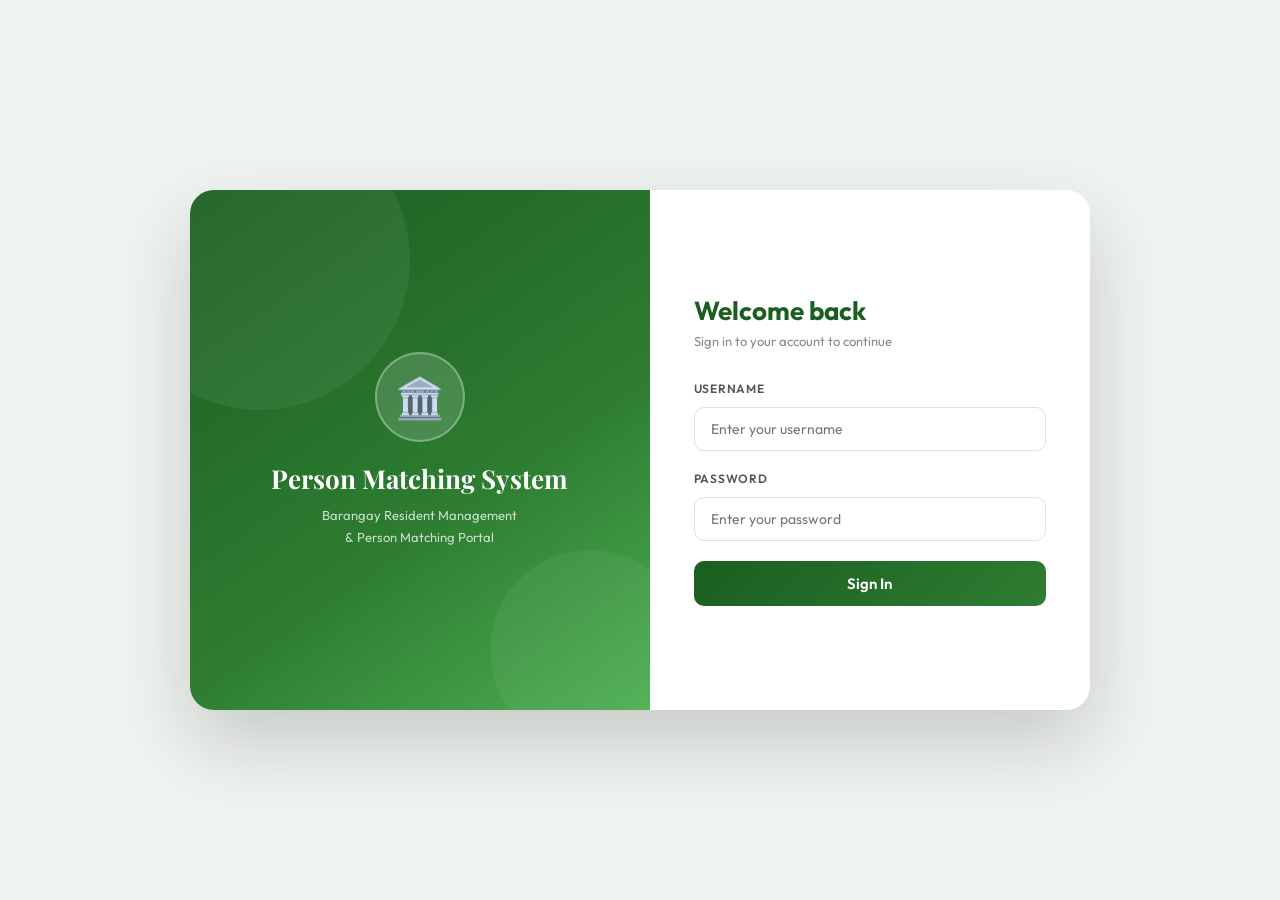
<file: index.html>
<!DOCTYPE html>
<html lang="en">
<head>
  <meta charset="UTF-8"/>
  <meta name="viewport" content="width=device-width, initial-scale=1.0"/>
  <title>Person Matching System — Login</title>
  <link href="https://fonts.googleapis.com/css2?family=Outfit:wght@300;400;500;600;700&family=Playfair+Display:wght@700&display=swap" rel="stylesheet"/>
  <link rel="stylesheet" href="css/style.css"/>
  <style>
    body{min-height:100vh;display:flex;align-items:center;justify-content:center;background:var(--bg);overflow:hidden}
    .login-wrap{display:flex;width:900px;max-width:96vw;min-height:520px;border-radius:24px;overflow:hidden;box-shadow:0 32px 80px rgba(0,0,0,0.18)}
    .login-left{flex:1.1;background:linear-gradient(145deg,var(--green-dark) 0%,var(--green) 60%,var(--green-light) 100%);display:flex;flex-direction:column;align-items:center;justify-content:center;padding:48px 36px;position:relative;overflow:hidden}
    .login-left::before{content:'';position:absolute;width:300px;height:300px;border-radius:50%;background:rgba(255,255,255,0.06);top:-80px;left:-80px}
    .login-left::after{content:'';position:absolute;width:200px;height:200px;border-radius:50%;background:rgba(255,255,255,0.05);bottom:-40px;right:-40px}
    .login-left .seal{width:90px;height:90px;background:rgba(255,255,255,0.15);border-radius:50%;display:flex;align-items:center;justify-content:center;margin-bottom:20px;border:2px solid rgba(255,255,255,0.3);font-size:40px}
    .login-left h1{font-family:'Playfair Display',serif;color:#fff;font-size:26px;text-align:center;margin:0 0 8px;line-height:1.3}
    .login-left p{color:rgba(255,255,255,0.75);text-align:center;font-size:13px;line-height:1.7;margin:0}
    .login-right{flex:1;background:#fff;display:flex;flex-direction:column;justify-content:center;padding:52px 44px}
    .login-right h2{font-family:'Outfit',sans-serif;font-weight:700;font-size:26px;color:var(--green-dark);margin:0 0 6px}
    .login-right .sub{color:#888;font-size:13px;margin:0 0 32px}
    .form-group{margin-bottom:20px}
    .form-group label{display:block;font-size:12px;font-weight:600;color:#555;margin-bottom:6px;text-transform:uppercase;letter-spacing:.06em}
    .form-group input{width:100%;padding:12px 16px;border:1.5px solid #e0e0e0;border-radius:10px;font-family:'Outfit',sans-serif;font-size:14px;color:#222;outline:none;transition:border .2s;box-sizing:border-box}
    .form-group input:focus{border-color:var(--green)}
    .btn-login{width:100%;padding:13px;background:linear-gradient(135deg,var(--green-dark),var(--green));color:#fff;border:none;border-radius:10px;font-family:'Outfit',sans-serif;font-size:15px;font-weight:600;cursor:pointer;transition:opacity .2s,transform .1s}
    .btn-login:hover{opacity:.92;transform:translateY(-1px)}
    .error-msg{background:#fff0f0;border:1px solid #ffcccc;color:#c0392b;border-radius:8px;padding:10px 14px;font-size:13px;margin-bottom:16px;display:none}
    .loading{display:none;text-align:center;color:var(--green);font-size:13px;margin-top:12px}
    @media(max-width:640px){.login-left{display:none}.login-right{padding:36px 24px}}
  </style>
</head>
<body>
<div class="login-wrap">
  <div class="login-left">
    <div class="seal">🏛️</div>
    <h1>Person Matching System</h1>
    <p>Barangay Resident Management<br/>& Person Matching Portal</p>
  </div>
  <div class="login-right">
    <h2>Welcome back</h2>
    <p class="sub">Sign in to your account to continue</p>
    <div class="error-msg" id="errorMsg">Invalid username or password.</div>
    <div class="form-group">
      <label>Username</label>
      <input type="text" id="username" placeholder="Enter your username" autocomplete="username"/>
    </div>
    <div class="form-group">
      <label>Password</label>
      <input type="password" id="password" placeholder="Enter your password" autocomplete="current-password"/>
    </div>
    <button class="btn-login" onclick="doLogin()">Sign In</button>
    <div class="loading" id="loading">⏳ Checking credentials...</div>
  </div>
</div>
<script src="js/config.js"></script>
<script src="js/sheets.js"></script>
<script src="js/auth.js"></script>
</body>
</html>
</file>
<file: css/style.css>
@import url('https://fonts.googleapis.com/css2?family=Outfit:wght@300;400;500;600;700&family=Playfair+Display:wght@700&display=swap');
:root{--green:#2e7d32;--green-dark:#1b5e20;--green-light:#4caf50;--green-pale:#e8f5e9;--green-mid:#c8e6c9;--accent:#ff8f00;--bg:#f0f4f0;--sidebar-bg:#1b5e20;--sidebar-w:240px;--text:#1a1a1a;--text-muted:#6b7280;--white:#ffffff;--border:#e5e7eb;--radius:12px;--shadow:0 2px 12px rgba(0,0,0,0.08);--shadow-lg:0 8px 32px rgba(0,0,0,0.12)}
*,*::before,*::after{box-sizing:border-box;margin:0;padding:0}
body{font-family:'Outfit',sans-serif;background:var(--bg);color:var(--text);font-size:14px}
.app{display:flex;min-height:100vh}
.sidebar{width:var(--sidebar-w);background:var(--sidebar-bg);display:flex;flex-direction:column;position:fixed;top:0;left:0;bottom:0;z-index:100}
.sidebar-brand{padding:24px 20px 20px;border-bottom:1px solid rgba(255,255,255,0.1)}
.sidebar-brand .logo{font-size:28px;margin-bottom:6px}
.sidebar-brand h2{color:#fff;font-size:13px;font-weight:700;line-height:1.4;letter-spacing:.02em}
.sidebar-brand p{color:rgba(255,255,255,0.5);font-size:11px;margin-top:2px}
.sidebar-nav{flex:1;padding:16px 0;overflow-y:auto}
.nav-section{padding:8px 16px 4px;color:rgba(255,255,255,0.35);font-size:10px;text-transform:uppercase;letter-spacing:.1em;font-weight:600}
.nav-item{display:flex;align-items:center;gap:12px;padding:11px 20px;color:rgba(255,255,255,0.75);text-decoration:none;font-size:13.5px;font-weight:500;transition:background .15s,color .15s;cursor:pointer;border:none;background:none;width:100%;text-align:left}
.nav-item:hover{background:rgba(255,255,255,0.08);color:#fff}
.nav-item.active{background:rgba(255,255,255,0.15);color:#fff;border-left:3px solid var(--green-light)}
.nav-item .icon{font-size:16px;width:20px;text-align:center;flex-shrink:0}
.sidebar-footer{padding:16px 20px;border-top:1px solid rgba(255,255,255,0.1)}
.user-pill{display:flex;align-items:center;gap:10px;background:rgba(255,255,255,0.1);border-radius:10px;padding:10px 12px}
.user-pill .avatar{width:32px;height:32px;border-radius:50%;background:var(--green-light);display:flex;align-items:center;justify-content:center;font-weight:700;color:#fff;font-size:13px;flex-shrink:0}
.user-pill .info{flex:1;min-width:0}
.user-pill .name{color:#fff;font-size:12px;font-weight:600;white-space:nowrap;overflow:hidden;text-overflow:ellipsis}
.user-pill .role{color:rgba(255,255,255,0.5);font-size:10px}
.btn-logout{background:none;border:none;color:rgba(255,255,255,0.5);cursor:pointer;font-size:16px;padding:2px;transition:color .15s}
.btn-logout:hover{color:#ff6b6b}
.main{margin-left:var(--sidebar-w);flex:1;display:flex;flex-direction:column;min-height:100vh}
.topbar{background:#fff;padding:0 28px;height:60px;display:flex;align-items:center;justify-content:space-between;border-bottom:1px solid var(--border);position:sticky;top:0;z-index:50;box-shadow:0 1px 4px rgba(0,0,0,0.04)}
.topbar-title{font-size:18px;font-weight:700;color:var(--green-dark)}
.topbar-right{display:flex;align-items:center;gap:12px}
.topbar-date{color:var(--text-muted);font-size:12px}
.content{padding:28px;flex:1}
.card{background:#fff;border-radius:var(--radius);box-shadow:var(--shadow);padding:24px;border:1px solid var(--border)}
.card-header{display:flex;align-items:center;justify-content:space-between;margin-bottom:20px}
.card-title{font-size:15px;font-weight:700;color:var(--text)}
.card-subtitle{font-size:12px;color:var(--text-muted);margin-top:2px}
.stats-grid{display:grid;grid-template-columns:repeat(auto-fit,minmax(200px,1fr));gap:16px;margin-bottom:24px}
.stat-card{background:#fff;border-radius:var(--radius);padding:20px 24px;box-shadow:var(--shadow);border:1px solid var(--border);display:flex;align-items:center;gap:16px;transition:transform .2s,box-shadow .2s}
.stat-card:hover{transform:translateY(-2px);box-shadow:var(--shadow-lg)}
.stat-icon{width:48px;height:48px;border-radius:12px;display:flex;align-items:center;justify-content:center;font-size:22px;flex-shrink:0}
.stat-icon.green{background:var(--green-pale)}
.stat-icon.amber{background:#fff8e1}
.stat-icon.blue{background:#e3f2fd}
.stat-icon.red{background:#fce4ec}
.stat-info{flex:1}
.stat-val{font-size:28px;font-weight:700;color:var(--text);line-height:1}
.stat-label{font-size:12px;color:var(--text-muted);margin-top:4px}
.grid-2{display:grid;grid-template-columns:1fr 1fr;gap:20px}
@media(max-width:900px){.grid-2{grid-template-columns:1fr}}
.table-wrap{overflow-x:auto}
table{width:100%;border-collapse:collapse}
thead tr{background:var(--green-pale)}
th{padding:10px 14px;text-align:left;font-size:11px;text-transform:uppercase;letter-spacing:.07em;color:var(--green-dark);font-weight:700;border-bottom:1px solid var(--green-mid)}
td{padding:11px 14px;border-bottom:1px solid var(--border);font-size:13px;color:var(--text);vertical-align:middle}
tr:last-child td{border-bottom:none}
tbody tr:hover{background:#fafff8}
.badge{display:inline-flex;align-items:center;padding:3px 10px;border-radius:20px;font-size:11px;font-weight:600}
.badge-green{background:var(--green-pale);color:var(--green-dark)}
.badge-amber{background:#fff8e1;color:#e65100}
.badge-red{background:#fce4ec;color:#c62828}
.badge-blue{background:#e3f2fd;color:#1565c0}
.badge-gray{background:#f5f5f5;color:#555}
.btn{display:inline-flex;align-items:center;gap:6px;padding:9px 18px;border-radius:8px;font-family:'Outfit',sans-serif;font-size:13px;font-weight:600;cursor:pointer;border:none;transition:all .15s}
.btn-primary{background:linear-gradient(135deg,var(--green-dark),var(--green));color:#fff}
.btn-primary:hover{opacity:.9;transform:translateY(-1px)}
.btn-secondary{background:var(--green-pale);color:var(--green-dark);border:1px solid var(--green-mid)}
.btn-secondary:hover{background:var(--green-mid)}
.btn-danger{background:#fce4ec;color:#c62828}
.btn-danger:hover{background:#f8bbd0}
.btn-sm{padding:5px 12px;font-size:12px}
.btn-icon{width:32px;height:32px;padding:0;justify-content:center;border-radius:8px}
.form-grid{display:grid;grid-template-columns:1fr 1fr;gap:16px}
.form-grid-3{display:grid;grid-template-columns:1fr 1fr 1fr;gap:16px}
@media(max-width:700px){.form-grid,.form-grid-3{grid-template-columns:1fr}}
.form-group{display:flex;flex-direction:column;gap:5px}
.form-group.full{grid-column:1/-1}
label{font-size:12px;font-weight:600;color:#555;text-transform:uppercase;letter-spacing:.05em}
input[type=text],input[type=date],input[type=email],input[type=tel],input[type=number],input[type=datetime-local],select,textarea{padding:10px 14px;border:1.5px solid var(--border);border-radius:8px;font-family:'Outfit',sans-serif;font-size:13px;color:var(--text);outline:none;transition:border .2s;background:#fff;width:100%}
input:focus,select:focus,textarea:focus{border-color:var(--green)}
textarea{resize:vertical;min-height:80px}
.search-bar{display:flex;gap:10px;align-items:center;flex-wrap:wrap}
.search-input-wrap{position:relative;flex:1;min-width:200px}
.search-input-wrap input{padding-left:36px}
.search-input-wrap .search-icon{position:absolute;left:11px;top:50%;transform:translateY(-50%);color:#aaa;font-size:15px}
.modal-overlay{position:fixed;inset:0;background:rgba(0,0,0,0.45);display:none;align-items:center;justify-content:center;z-index:200;backdrop-filter:blur(2px)}
.modal-overlay.open{display:flex}
.modal{background:#fff;border-radius:16px;padding:28px 32px;width:640px;max-width:95vw;max-height:90vh;overflow-y:auto;box-shadow:0 24px 60px rgba(0,0,0,0.2);animation:modalIn .2s ease}
.modal-wide{width:820px}
@keyframes modalIn{from{opacity:0;transform:scale(.96)}to{opacity:1;transform:scale(1)}}
.modal-header{display:flex;align-items:center;justify-content:space-between;margin-bottom:24px}
.modal-title{font-size:17px;font-weight:700;color:var(--green-dark)}
.modal-close{background:none;border:none;font-size:20px;cursor:pointer;color:#aaa;padding:2px}
.modal-close:hover{color:#555}
.modal-footer{display:flex;gap:10px;justify-content:flex-end;margin-top:24px;padding-top:20px;border-top:1px solid var(--border)}
.page{display:none}
.page.active{display:block}
.empty-state{text-align:center;padding:48px 24px;color:var(--text-muted)}
.empty-state .icon{font-size:48px;margin-bottom:12px}
.empty-state p{font-size:14px}
@media print{.sidebar,.topbar,.no-print{display:none!important}.main{margin:0}.content{padding:0}.card{box-shadow:none;border:1px solid #ddd}}
.toast{position:fixed;bottom:24px;right:24px;background:var(--green-dark);color:#fff;padding:12px 20px;border-radius:10px;font-size:13px;font-weight:500;box-shadow:0 8px 24px rgba(0,0,0,0.2);z-index:9999;transform:translateY(80px);opacity:0;transition:all .3s;pointer-events:none}
.toast.show{transform:translateY(0);opacity:1}
.toast.error{background:#c62828}
.res-avatar{width:36px;height:36px;border-radius:50%;background:linear-gradient(135deg,var(--green-dark),var(--green-light));display:inline-flex;align-items:center;justify-content:center;color:#fff;font-size:13px;font-weight:700;flex-shrink:0}
::-webkit-scrollbar{width:6px;height:6px}
::-webkit-scrollbar-track{background:transparent}
::-webkit-scrollbar-thumb{background:#ccc;border-radius:3px}
::-webkit-scrollbar-thumb:hover{background:#aaa}
</file>
